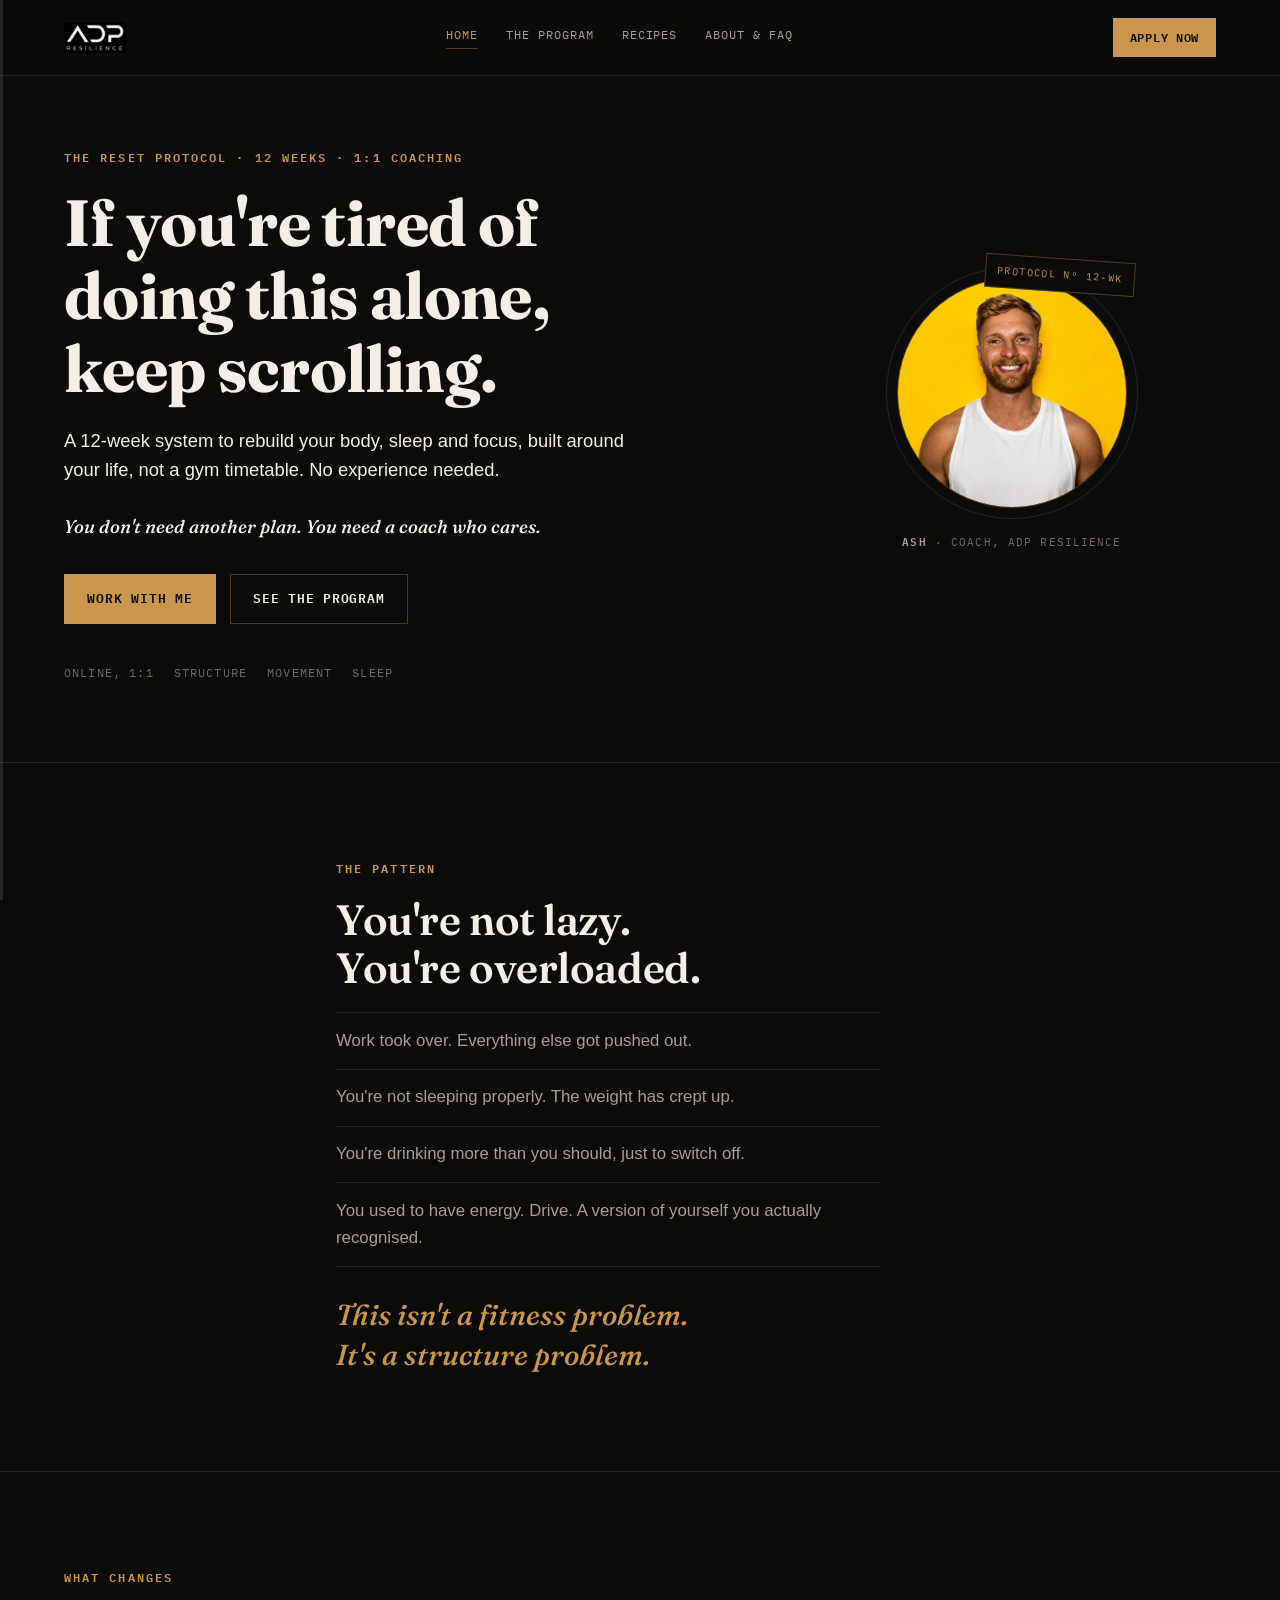
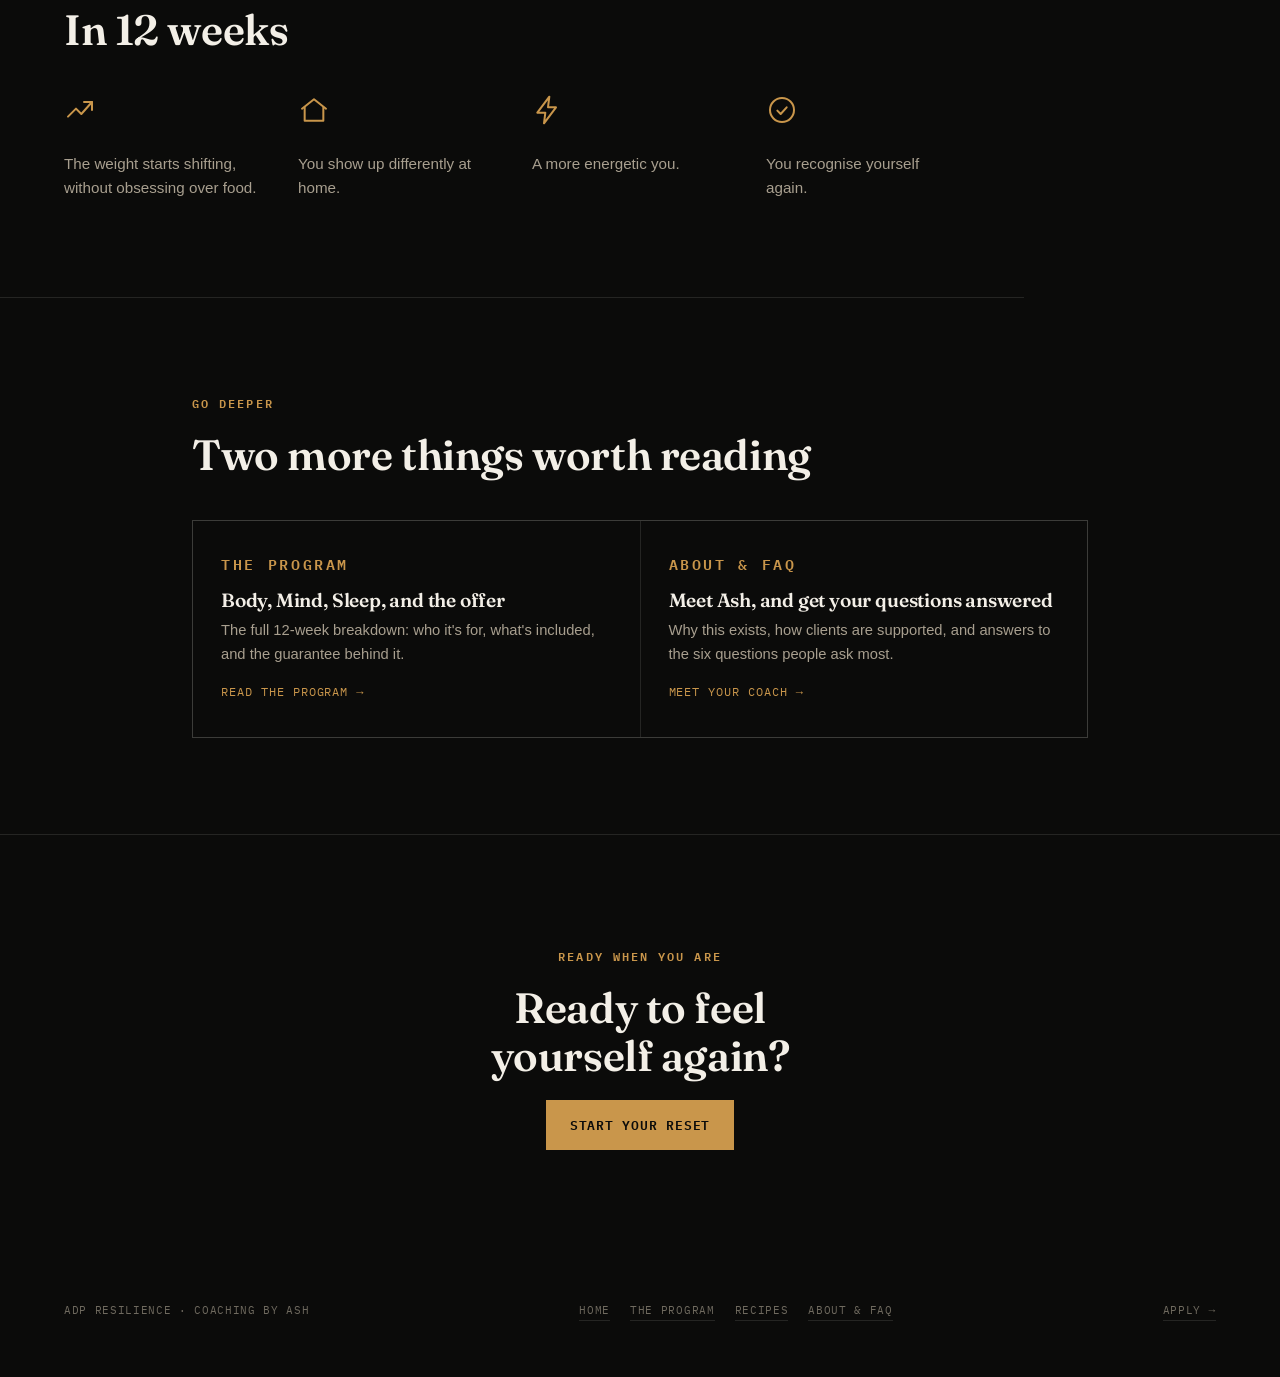
<file: index.html>
<!doctype html>
<html lang="en">
<head>
<meta charset="utf-8">
<meta name="viewport" content="width=device-width, initial-scale=1">
<title>The Reset Protocol | ADP Resilience</title>
<meta name="description" content="A 12-week 1:1 coaching protocol for rebuilding your body, sleep and focus, built around your life, not a gym timetable.">
<link rel="icon" type="image/svg+xml" href="assets/favicon.svg">
<link rel="stylesheet" href="assets/style.css?v=5">
</head>
<body>

<div id="rail" aria-hidden="true"><div id="rail-fill"></div></div>

<header class="nav">
  <a class="wordmark" href="index.html"><img src="assets/images/adp-logo.png" alt="ADP Resilience"></a>
  <nav class="nav-links" id="nav-links">
    <a href="index.html" aria-current="page">Home</a>
    <a href="program.html">The Program</a>
    <a href="recipes.html">Recipes</a>
    <a href="about.html">About &amp; FAQ</a>
  </nav>
  <div class="nav-actions">
    <a class="btn btn-solid btn-small" href="https://elemental-case-751.notion.site/449fcb160bcc4b3e9f7b949beee46282?pvs=105" target="_blank" rel="noopener">Apply Now</a>
    <button class="nav-toggle" type="button" aria-label="Menu" aria-expanded="false" aria-controls="nav-links">
      <svg class="icon-menu" viewBox="0 0 24 24" fill="none" stroke="currentColor" stroke-width="1.5"><path d="M3 6h18M3 12h18M3 18h18" stroke-linecap="round"/></svg>
      <svg class="icon-close" viewBox="0 0 24 24" fill="none" stroke="currentColor" stroke-width="1.5"><path d="M5 5l14 14M19 5L5 19" stroke-linecap="round"/></svg>
    </button>
  </div>
</header>

<main>

  <section class="hero">
    <div class="hero-grid">
      <div>
        <p class="eyebrow">The Reset Protocol · 12 Weeks · 1:1 Coaching</p>
        <h1>If you're tired of doing this alone, keep&nbsp;scrolling.</h1>
        <p class="lede">A 12-week system to rebuild your body, sleep and focus, built around your life, not a gym timetable. No experience needed.</p>
        <p class="close-line">You don't need another plan. You need a coach who cares.</p>
        <div class="cta-row">
          <a class="btn btn-solid" href="https://elemental-case-751.notion.site/449fcb160bcc4b3e9f7b949beee46282?pvs=105" target="_blank" rel="noopener">Work with me</a>
          <a class="btn btn-ghost" href="program.html">See the program</a>
        </div>
        <div class="hero-meta">
          <span>Online, 1:1</span>
          <span>Structure</span>
          <span>Movement</span>
          <span>Sleep</span>
        </div>
      </div>
      <div class="hero-portrait">
        <div class="stamp">Protocol Nº 12-WK</div>
        <div class="portrait-frame"><img src="assets/images/ash.jpg" alt="Ash, coach and founder of ADP Resilience, smiling"></div>
        <p class="portrait-cap"><strong>Ash</strong> · Coach, ADP Resilience</p>
      </div>
    </div>
  </section>

  <section class="section" id="problem">
    <div class="section-inner">
      <p class="eyebrow">The Pattern</p>
      <h2>You're not lazy.<br>You're overloaded.</h2>
      <ul class="line-list">
        <li>Work took over. Everything else got pushed out.</li>
        <li>You're not sleeping properly. The weight has crept up.</li>
        <li>You're drinking more than you should, just to switch off.</li>
        <li>You used to have energy. Drive. A version of yourself you actually recognised.</li>
      </ul>
      <p class="pull">This isn't a fitness problem.<br>It's a structure problem.</p>
    </div>
  </section>

  <section class="section wide" id="outcomes">
    <div class="section-inner wide">
      <p class="eyebrow">What Changes</p>
      <h2>In 12 weeks</h2>
      <div class="outcomes">
        <div class="outcome">
          <svg class="outcome-icon" viewBox="0 0 24 24" fill="none" stroke="currentColor" stroke-width="1.5"><path d="M3 17l6-6 4 4 8-9" stroke-linecap="round" stroke-linejoin="round"/><path d="M15 6h6v6" stroke-linecap="round" stroke-linejoin="round"/></svg>
          <p>The weight starts shifting, without obsessing over food.</p>
        </div>
        <div class="outcome">
          <svg class="outcome-icon" viewBox="0 0 24 24" fill="none" stroke="currentColor" stroke-width="1.5"><path d="M3 11l9-7 9 7" stroke-linecap="round" stroke-linejoin="round"/><path d="M5 10v10h14V10" stroke-linecap="round" stroke-linejoin="round"/></svg>
          <p>You show up differently at home.</p>
        </div>
        <div class="outcome">
          <svg class="outcome-icon" viewBox="0 0 24 24" fill="none" stroke="currentColor" stroke-width="1.5"><path d="M13 2L4 14h6l-1 8 9-12h-6l1-8z" stroke-linecap="round" stroke-linejoin="round"/></svg>
          <p>A more energetic you.</p>
        </div>
        <div class="outcome">
          <svg class="outcome-icon" viewBox="0 0 24 24" fill="none" stroke="currentColor" stroke-width="1.5"><circle cx="12" cy="12" r="9"/><path d="M8.5 12.5l2.5 2.5 4.5-5" stroke-linecap="round" stroke-linejoin="round"/></svg>
          <p>You recognise yourself again.</p>
        </div>
      </div>
    </div>
  </section>

  <section class="section" id="more">
    <div class="section-inner" style="max-width:56rem">
      <p class="eyebrow">Go Deeper</p>
      <h2>Two more things worth reading</h2>
      <div class="link-strip">
        <a class="link-card" href="program.html">
          <p class="eyebrow">The Program</p>
          <h3>Body, Mind, Sleep, and the offer</h3>
          <p>The full 12-week breakdown: who it's for, what's included, and the guarantee behind it.</p>
          <span class="arrow">Read the program →</span>
        </a>
        <a class="link-card" href="about.html">
          <p class="eyebrow">About &amp; FAQ</p>
          <h3>Meet Ash, and get your questions answered</h3>
          <p>Why this exists, how clients are supported, and answers to the six questions people ask most.</p>
          <span class="arrow">Meet your coach →</span>
        </a>
      </div>
    </div>
  </section>

  <section class="section final" id="apply">
    <div class="section-inner">
      <p class="eyebrow" style="justify-content:center">Ready When You Are</p>
      <h2>Ready to feel yourself again?</h2>
      <div class="cta-row">
        <a class="btn btn-solid" href="https://elemental-case-751.notion.site/449fcb160bcc4b3e9f7b949beee46282?pvs=105" target="_blank" rel="noopener">Start your reset</a>
      </div>
    </div>
  </section>

</main>

<footer>
  <span>ADP Resilience · Coaching by Ash</span>
  <nav>
    <a href="index.html">Home</a>
    <a href="program.html">The Program</a>
    <a href="recipes.html">Recipes</a>
    <a href="about.html">About &amp; FAQ</a>
  </nav>
  <a href="https://elemental-case-751.notion.site/449fcb160bcc4b3e9f7b949beee46282?pvs=105" target="_blank" rel="noopener">Apply →</a>
</footer>

<script src="assets/script.js?v=3"></script>
</body>
</html>
</file>
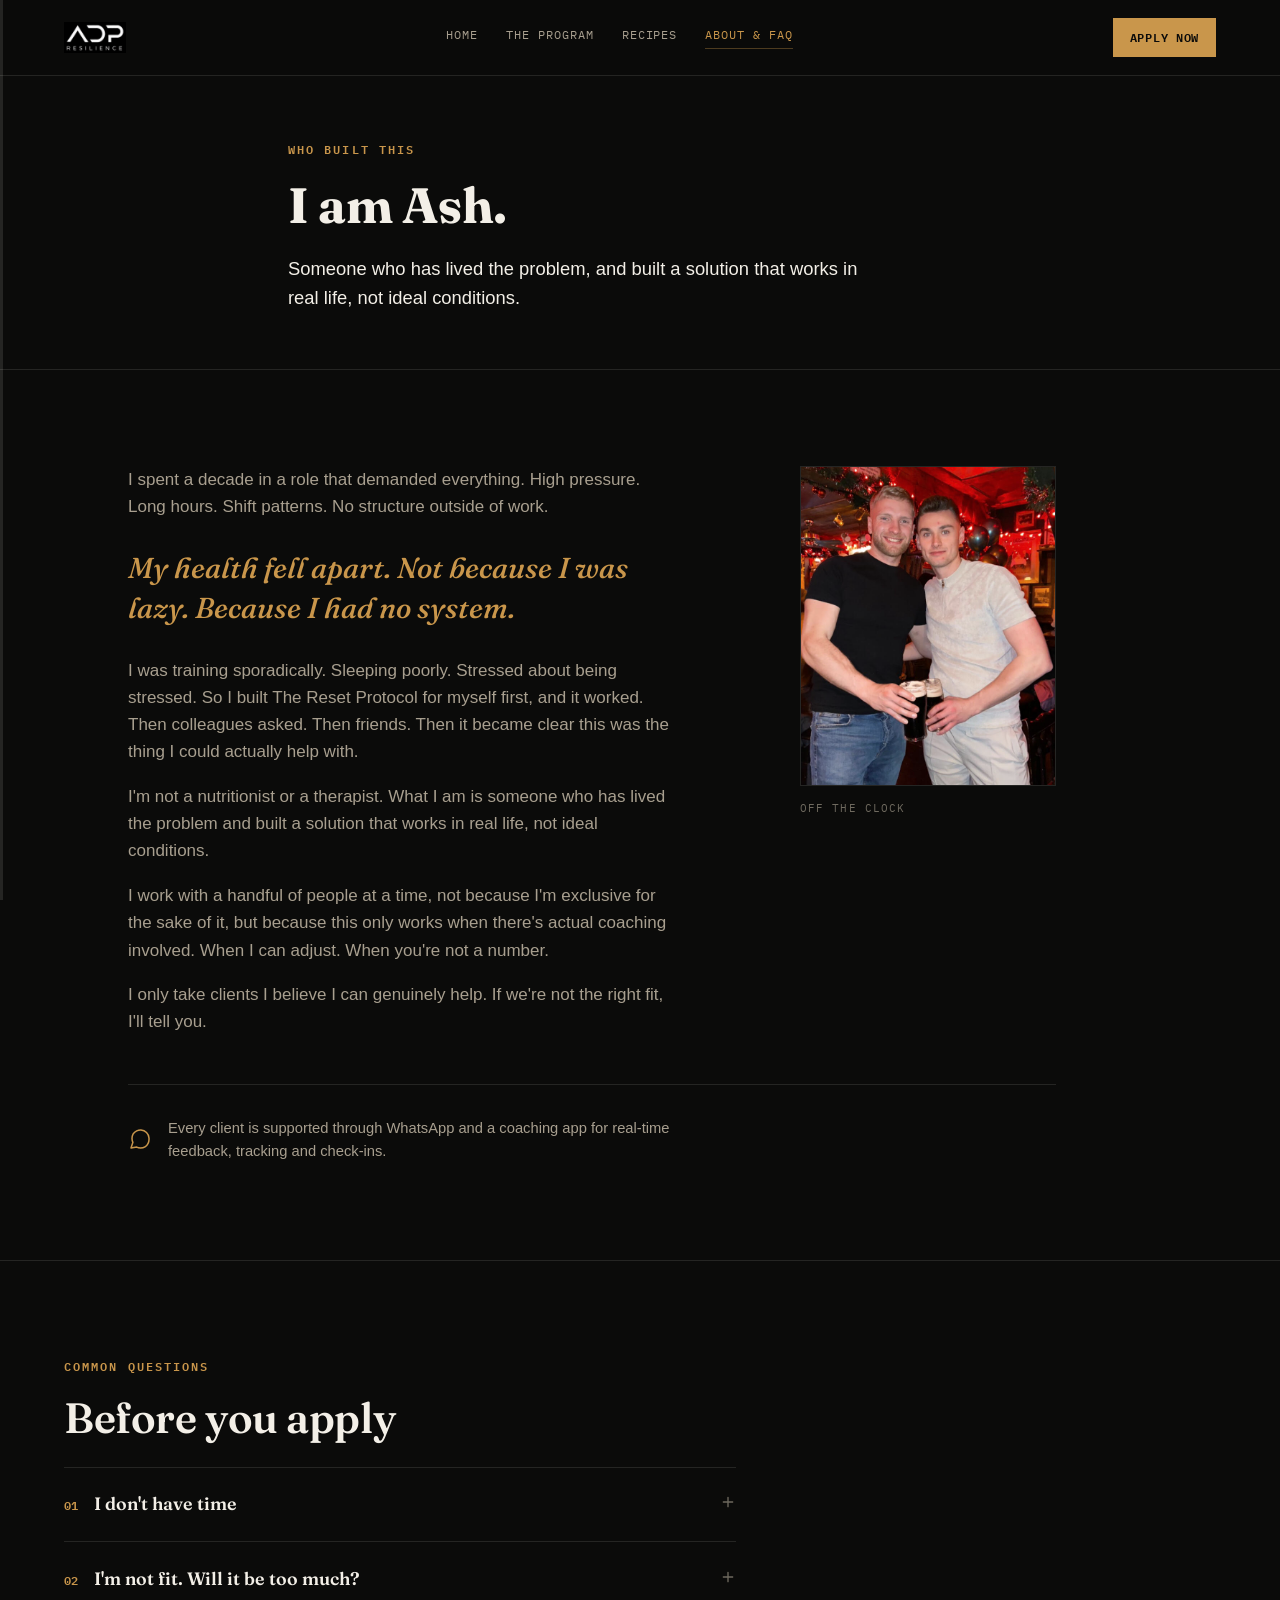
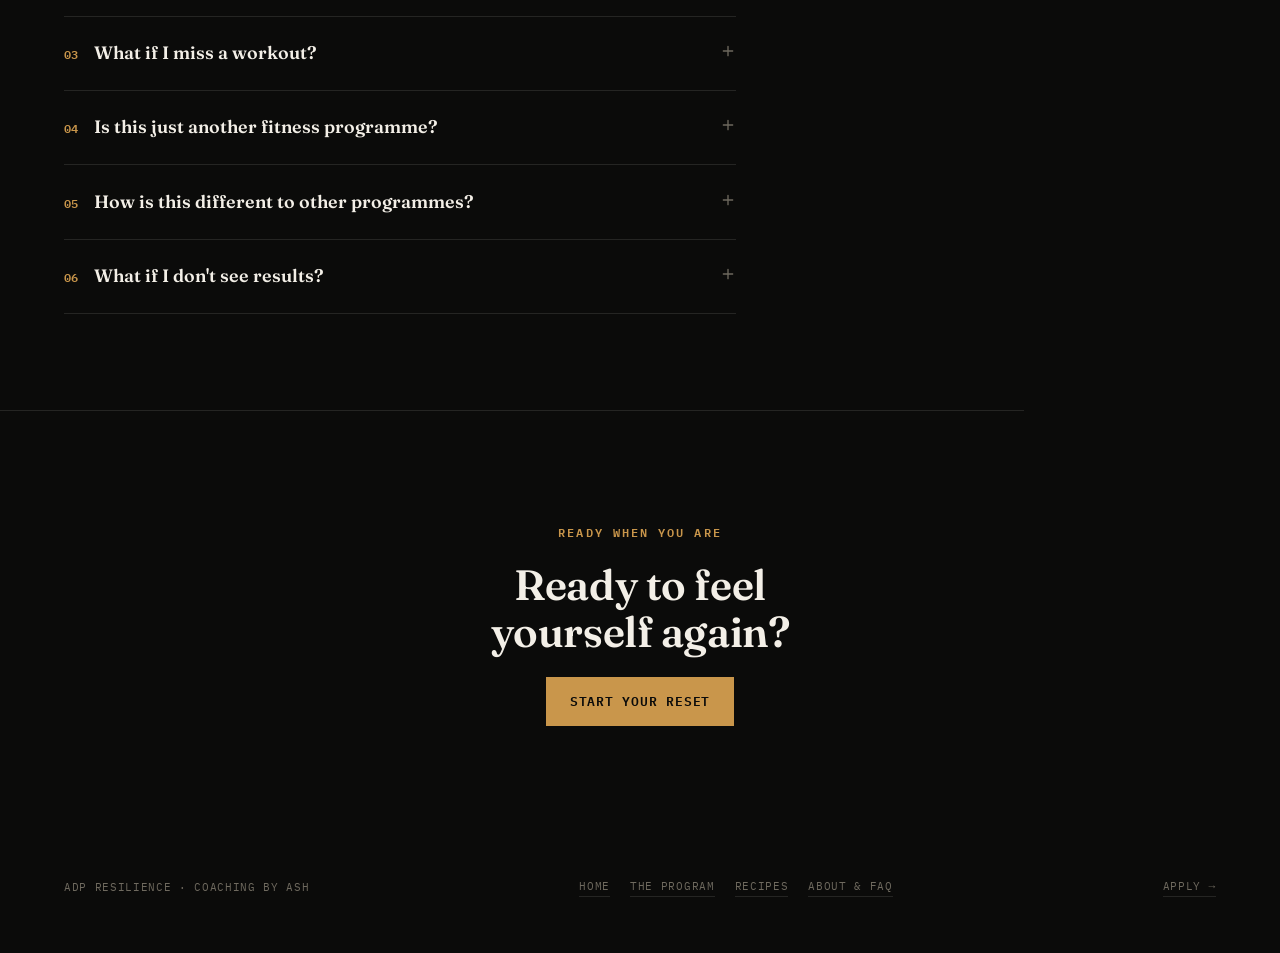
<file: about.html>
<!doctype html>
<html lang="en">
<head>
<meta charset="utf-8">
<meta name="viewport" content="width=device-width, initial-scale=1">
<title>About &amp; FAQ | ADP Resilience</title>
<meta name="description" content="Why Ash built The Reset Protocol, how clients are supported, and answers to the questions people ask before applying.">
<link rel="icon" type="image/svg+xml" href="assets/favicon.svg">
<link rel="stylesheet" href="assets/style.css?v=5">
</head>
<body>

<div id="rail" aria-hidden="true"><div id="rail-fill"></div></div>

<header class="nav">
  <a class="wordmark" href="index.html"><img src="assets/images/adp-logo.png" alt="ADP Resilience"></a>
  <nav class="nav-links" id="nav-links">
    <a href="index.html">Home</a>
    <a href="program.html">The Program</a>
    <a href="recipes.html">Recipes</a>
    <a href="about.html" aria-current="page">About &amp; FAQ</a>
  </nav>
  <div class="nav-actions">
    <a class="btn btn-solid btn-small" href="https://elemental-case-751.notion.site/449fcb160bcc4b3e9f7b949beee46282?pvs=105" target="_blank" rel="noopener">Apply Now</a>
    <button class="nav-toggle" type="button" aria-label="Menu" aria-expanded="false" aria-controls="nav-links">
      <svg class="icon-menu" viewBox="0 0 24 24" fill="none" stroke="currentColor" stroke-width="1.5"><path d="M3 6h18M3 12h18M3 18h18" stroke-linecap="round"/></svg>
      <svg class="icon-close" viewBox="0 0 24 24" fill="none" stroke="currentColor" stroke-width="1.5"><path d="M5 5l14 14M19 5L5 19" stroke-linecap="round"/></svg>
    </button>
  </div>
</header>

<main>

  <section class="page-head">
    <div class="section-inner">
      <p class="eyebrow">Who Built This</p>
      <h1>I am Ash.</h1>
      <p class="lede">Someone who has lived the problem, and built a solution that works in real life, not ideal conditions.</p>
    </div>
  </section>

  <section class="section" id="about">
    <div class="section-inner wide">
      <div class="about-grid">
        <div>
          <p>I spent a decade in a role that demanded everything. High pressure. Long hours. Shift patterns. No structure outside of work.</p>
          <p class="pull">My health fell apart. Not because I was lazy. Because I had no system.</p>
          <p>I was training sporadically. Sleeping poorly. Stressed about being stressed. So I built The Reset Protocol for myself first, and it worked. Then colleagues asked. Then friends. Then it became clear this was the thing I could actually help with.</p>
          <p>I'm not a nutritionist or a therapist. What I am is someone who has lived the problem and built a solution that works in real life, not ideal conditions.</p>
          <p>I work with a handful of people at a time, not because I'm exclusive for the sake of it, but because this only works when there's actual coaching involved. When I can adjust. When you're not a number.</p>
          <p>I only take clients I believe I can genuinely help. If we're not the right fit, I'll tell you.</p>
        </div>
        <div>
          <div class="about-photo"><img src="assets/images/ash-pub.jpg" alt="Ash off the clock, with a friend"></div>
          <p class="about-photo-cap">Off the clock</p>
        </div>
      </div>

      <div class="support-strip">
        <svg viewBox="0 0 24 24" fill="none" stroke="currentColor" stroke-width="1.5"><path d="M21 11.5a8.38 8.38 0 01-.9 3.8 8.5 8.5 0 01-7.6 4.7 8.38 8.38 0 01-3.8-.9L3 20l1.9-5.7a8.38 8.38 0 01-.9-3.8 8.5 8.5 0 014.7-7.6 8.38 8.38 0 013.8-.9h.5a8.48 8.48 0 018 8v.5z" stroke-linecap="round" stroke-linejoin="round"/></svg>
        <p>Every client is supported through WhatsApp and a coaching app for real-time feedback, tracking and check-ins.</p>
      </div>
    </div>
  </section>

  <section class="section wide" id="faq">
    <div class="section-inner wide">
      <p class="eyebrow">Common Questions</p>
      <h2>Before you apply</h2>
      <div class="faq">
        <details>
          <summary><span class="q-no">01</span><span>I don't have time</span><svg class="chev" viewBox="0 0 24 24" fill="none" stroke="currentColor" stroke-width="2"><path d="M12 5v14M5 12h14" stroke-linecap="round"/></svg></summary>
          <p class="a">Most people find they have more time because they're sleeping better and wasting less energy on scattered thinking.</p>
        </details>
        <details>
          <summary><span class="q-no">02</span><span>I'm not fit. Will it be too much?</span><svg class="chev" viewBox="0 0 24 24" fill="none" stroke="currentColor" stroke-width="2"><path d="M12 5v14M5 12h14" stroke-linecap="round"/></svg></summary>
          <p class="a">The Reset Protocol scales to you. If you haven't trained in years, we start there. You progress at your pace.</p>
        </details>
        <details>
          <summary><span class="q-no">03</span><span>What if I miss a workout?</span><svg class="chev" viewBox="0 0 24 24" fill="none" stroke="currentColor" stroke-width="2"><path d="M12 5v14M5 12h14" stroke-linecap="round"/></svg></summary>
          <p class="a">You'll miss things. Everyone does. One missed session doesn't restart the clock. Consistency over perfection. We adjust and keep moving.</p>
        </details>
        <details>
          <summary><span class="q-no">04</span><span>Is this just another fitness programme?</span><svg class="chev" viewBox="0 0 24 24" fill="none" stroke="currentColor" stroke-width="2"><path d="M12 5v14M5 12h14" stroke-linecap="round"/></svg></summary>
          <p class="a">No. This is a system for how you live. Movement is part of it. Sleep structure is part of it. Stress management is part of it. It's about function.</p>
        </details>
        <details>
          <summary><span class="q-no">05</span><span>How is this different to other programmes?</span><svg class="chev" viewBox="0 0 24 24" fill="none" stroke="currentColor" stroke-width="2"><path d="M12 5v14M5 12h14" stroke-linecap="round"/></svg></summary>
          <p class="a">You're not following a generic template. You're working with someone who adjusts it to your life, your schedule, your actual situation. The coaching is the difference.</p>
        </details>
        <details>
          <summary><span class="q-no">06</span><span>What if I don't see results?</span><svg class="chev" viewBox="0 0 24 24" fill="none" stroke="currentColor" stroke-width="2"><path d="M12 5v14M5 12h14" stroke-linecap="round"/></svg></summary>
          <p class="a">You will. You're working with a coach who has the knowledge, and who cares.</p>
        </details>
      </div>
    </div>
  </section>

  <section class="section final" id="apply">
    <div class="section-inner">
      <p class="eyebrow" style="justify-content:center">Ready When You Are</p>
      <h2>Ready to feel yourself again?</h2>
      <div class="cta-row">
        <a class="btn btn-solid" href="https://elemental-case-751.notion.site/449fcb160bcc4b3e9f7b949beee46282?pvs=105" target="_blank" rel="noopener">Start your reset</a>
      </div>
    </div>
  </section>

</main>

<footer>
  <span>ADP Resilience · Coaching by Ash</span>
  <nav>
    <a href="index.html">Home</a>
    <a href="program.html">The Program</a>
    <a href="recipes.html">Recipes</a>
    <a href="about.html">About &amp; FAQ</a>
  </nav>
  <a href="https://elemental-case-751.notion.site/449fcb160bcc4b3e9f7b949beee46282?pvs=105" target="_blank" rel="noopener">Apply →</a>
</footer>

<script src="assets/script.js?v=3"></script>
</body>
</html>
</file>
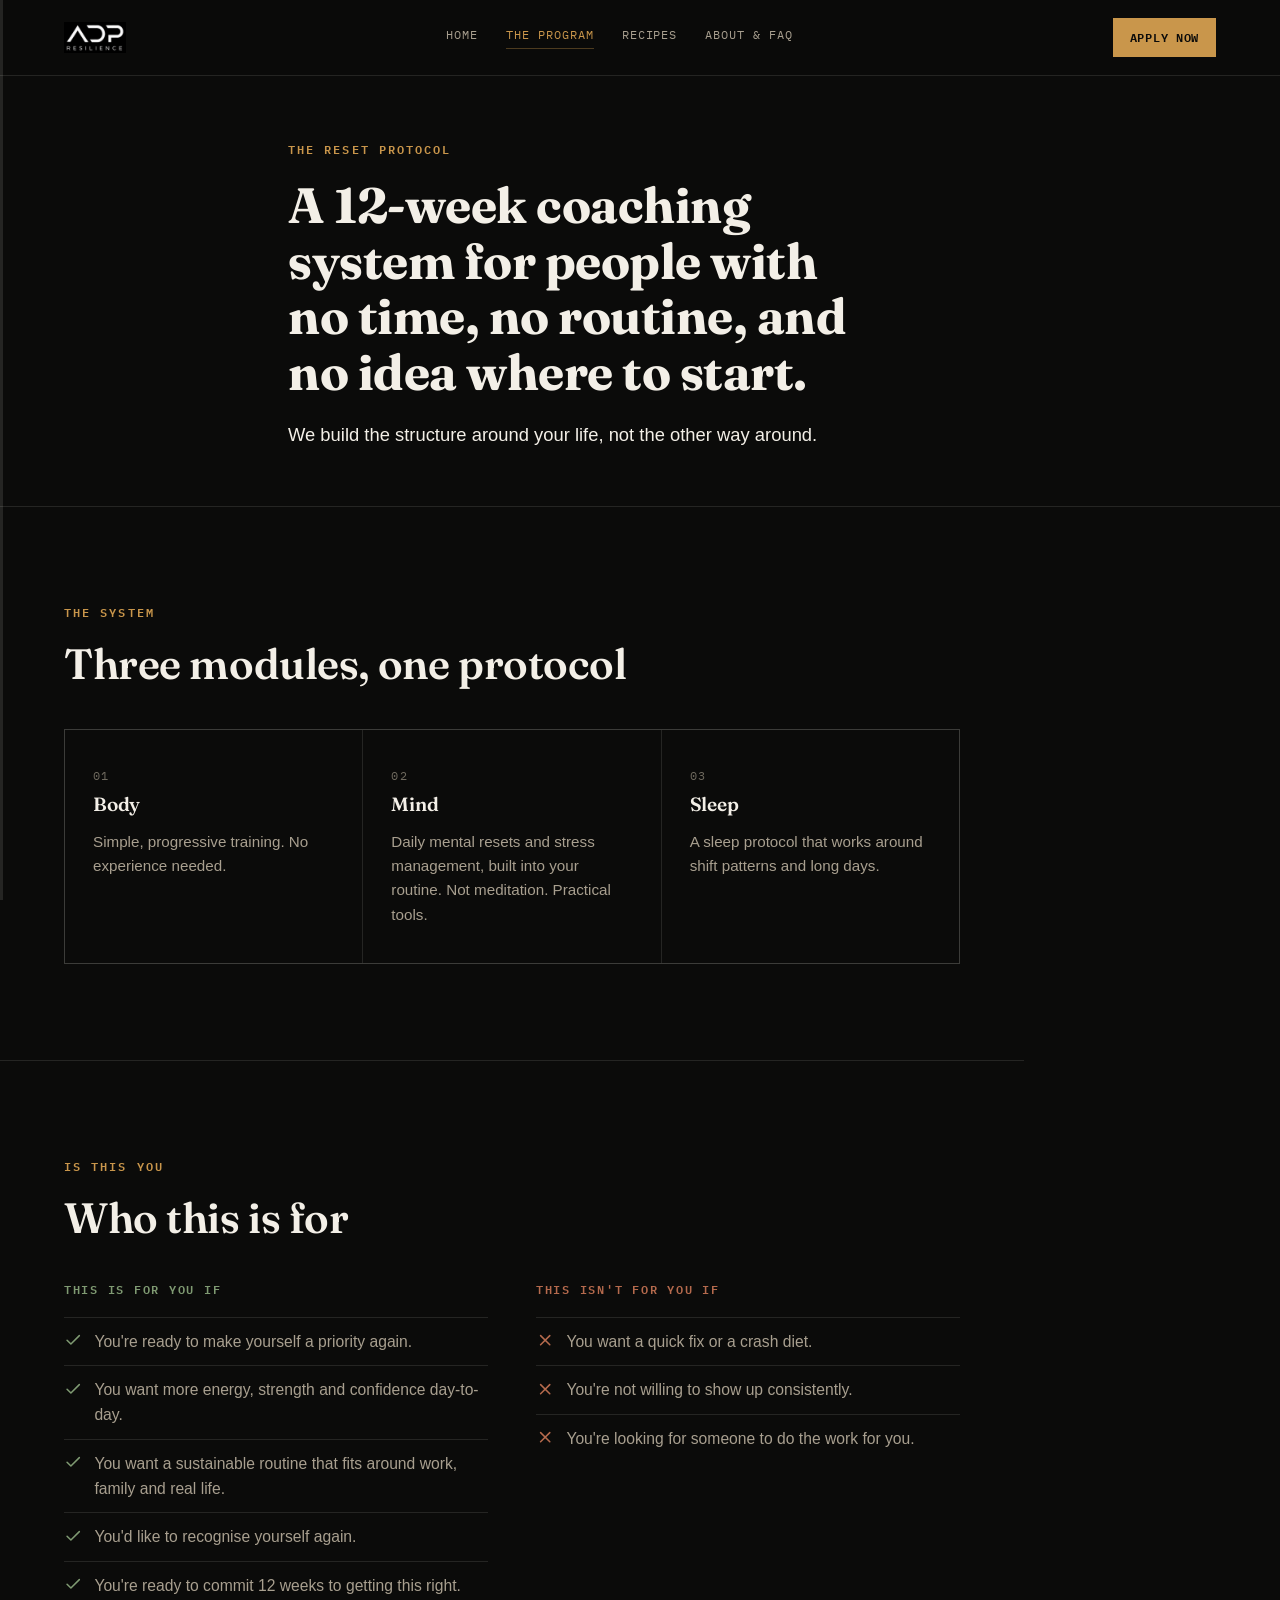
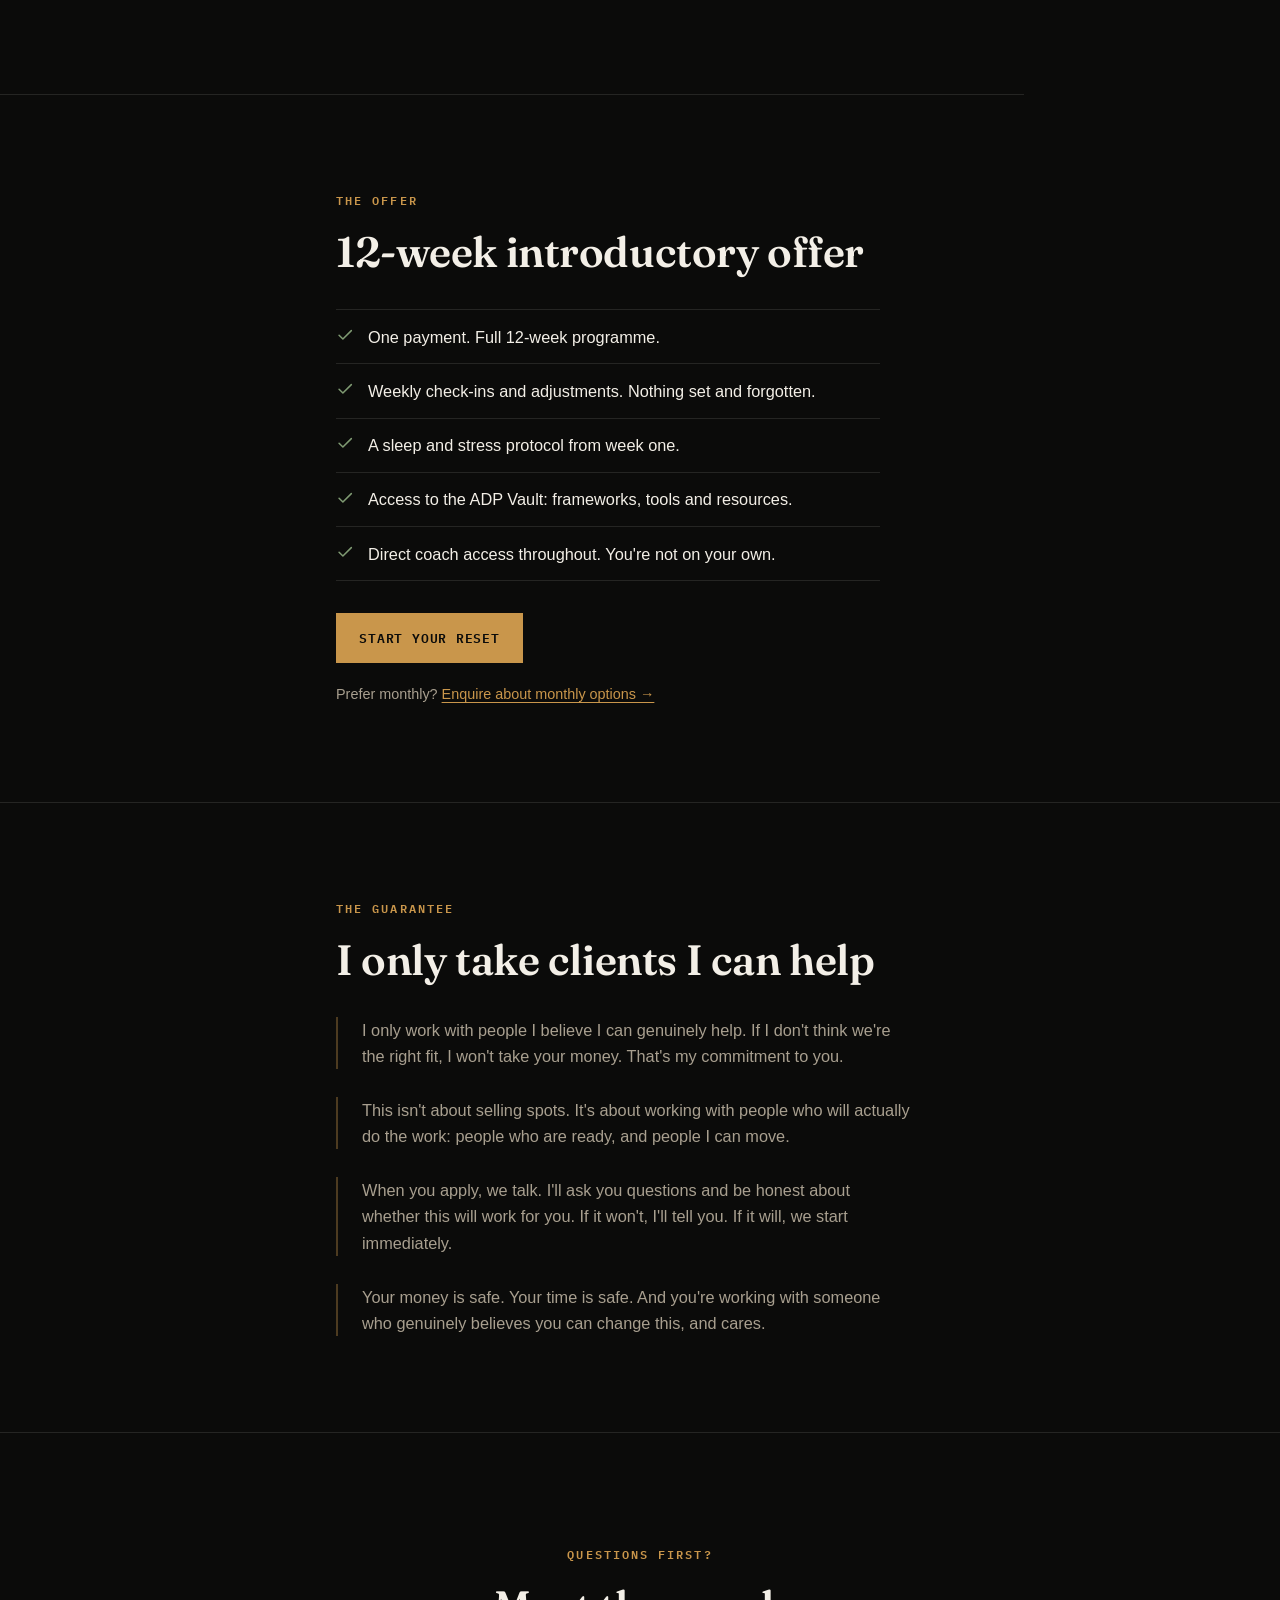
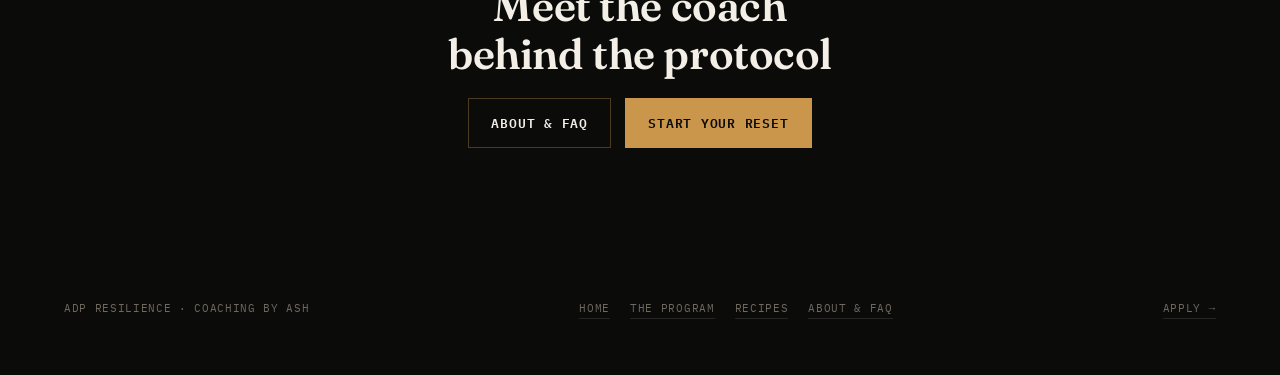
<file: program.html>
<!doctype html>
<html lang="en">
<head>
<meta charset="utf-8">
<meta name="viewport" content="width=device-width, initial-scale=1">
<title>The Program | ADP Resilience</title>
<meta name="description" content="The full 12-week breakdown: Body, Mind and Sleep modules, who it's for, what's included, and the guarantee behind The Reset Protocol.">
<link rel="icon" type="image/svg+xml" href="assets/favicon.svg">
<link rel="stylesheet" href="assets/style.css?v=5">
</head>
<body>

<div id="rail" aria-hidden="true"><div id="rail-fill"></div></div>

<header class="nav">
  <a class="wordmark" href="index.html"><img src="assets/images/adp-logo.png" alt="ADP Resilience"></a>
  <nav class="nav-links" id="nav-links">
    <a href="index.html">Home</a>
    <a href="program.html" aria-current="page">The Program</a>
    <a href="recipes.html">Recipes</a>
    <a href="about.html">About &amp; FAQ</a>
  </nav>
  <div class="nav-actions">
    <a class="btn btn-solid btn-small" href="https://elemental-case-751.notion.site/449fcb160bcc4b3e9f7b949beee46282?pvs=105" target="_blank" rel="noopener">Apply Now</a>
    <button class="nav-toggle" type="button" aria-label="Menu" aria-expanded="false" aria-controls="nav-links">
      <svg class="icon-menu" viewBox="0 0 24 24" fill="none" stroke="currentColor" stroke-width="1.5"><path d="M3 6h18M3 12h18M3 18h18" stroke-linecap="round"/></svg>
      <svg class="icon-close" viewBox="0 0 24 24" fill="none" stroke="currentColor" stroke-width="1.5"><path d="M5 5l14 14M19 5L5 19" stroke-linecap="round"/></svg>
    </button>
  </div>
</header>

<main>

  <section class="page-head">
    <div class="section-inner">
      <p class="eyebrow">The Reset Protocol</p>
      <h1>A 12-week coaching system for people with no time, no routine, and no idea where to start.</h1>
      <p class="lede">We build the structure around your life, not the other way around.</p>
    </div>
  </section>

  <section class="section wide" id="system">
    <div class="section-inner wide">
      <p class="eyebrow">The System</p>
      <h2>Three modules, one protocol</h2>
      <div class="modules">
        <div class="module">
          <div class="module-no">01</div>
          <h3>Body</h3>
          <p>Simple, progressive training. No experience needed.</p>
        </div>
        <div class="module">
          <div class="module-no">02</div>
          <h3>Mind</h3>
          <p>Daily mental resets and stress management, built into your routine. Not meditation. Practical tools.</p>
        </div>
        <div class="module">
          <div class="module-no">03</div>
          <h3>Sleep</h3>
          <p>A sleep protocol that works around shift patterns and long days.</p>
        </div>
      </div>
    </div>
  </section>

  <section class="section wide" id="eligibility">
    <div class="section-inner wide">
      <p class="eyebrow">Is This You</p>
      <h2>Who this is for</h2>
      <div class="elig-grid">
        <div class="elig fit">
          <h3>This is for you if</h3>
          <ul class="mark-list">
            <li><svg class="mark good" viewBox="0 0 24 24" fill="none" stroke="currentColor" stroke-width="2"><path d="M4 12l5 5L20 6" stroke-linecap="round" stroke-linejoin="round"/></svg>You're ready to make yourself a priority again.</li>
            <li><svg class="mark good" viewBox="0 0 24 24" fill="none" stroke="currentColor" stroke-width="2"><path d="M4 12l5 5L20 6" stroke-linecap="round" stroke-linejoin="round"/></svg>You want more energy, strength and confidence day-to-day.</li>
            <li><svg class="mark good" viewBox="0 0 24 24" fill="none" stroke="currentColor" stroke-width="2"><path d="M4 12l5 5L20 6" stroke-linecap="round" stroke-linejoin="round"/></svg>You want a sustainable routine that fits around work, family and real life.</li>
            <li><svg class="mark good" viewBox="0 0 24 24" fill="none" stroke="currentColor" stroke-width="2"><path d="M4 12l5 5L20 6" stroke-linecap="round" stroke-linejoin="round"/></svg>You'd like to recognise yourself again.</li>
            <li><svg class="mark good" viewBox="0 0 24 24" fill="none" stroke="currentColor" stroke-width="2"><path d="M4 12l5 5L20 6" stroke-linecap="round" stroke-linejoin="round"/></svg>You're ready to commit 12 weeks to getting this right.</li>
          </ul>
        </div>
        <div class="elig notfit">
          <h3>This isn't for you if</h3>
          <ul class="mark-list">
            <li><svg class="mark bad" viewBox="0 0 24 24" fill="none" stroke="currentColor" stroke-width="2"><path d="M6 6l12 12M18 6L6 18" stroke-linecap="round"/></svg>You want a quick fix or a crash diet.</li>
            <li><svg class="mark bad" viewBox="0 0 24 24" fill="none" stroke="currentColor" stroke-width="2"><path d="M6 6l12 12M18 6L6 18" stroke-linecap="round"/></svg>You're not willing to show up consistently.</li>
            <li><svg class="mark bad" viewBox="0 0 24 24" fill="none" stroke="currentColor" stroke-width="2"><path d="M6 6l12 12M18 6L6 18" stroke-linecap="round"/></svg>You're looking for someone to do the work for you.</li>
          </ul>
        </div>
      </div>
    </div>
  </section>

  <section class="section" id="offer">
    <div class="section-inner">
      <p class="eyebrow">The Offer</p>
      <h2>12-week introductory offer</h2>
      <ul class="offer-list">
        <li><svg class="mark good" viewBox="0 0 24 24" fill="none" stroke="currentColor" stroke-width="2"><path d="M4 12l5 5L20 6" stroke-linecap="round" stroke-linejoin="round"/></svg>One payment. Full 12-week programme.</li>
        <li><svg class="mark good" viewBox="0 0 24 24" fill="none" stroke="currentColor" stroke-width="2"><path d="M4 12l5 5L20 6" stroke-linecap="round" stroke-linejoin="round"/></svg>Weekly check-ins and adjustments. Nothing set and forgotten.</li>
        <li><svg class="mark good" viewBox="0 0 24 24" fill="none" stroke="currentColor" stroke-width="2"><path d="M4 12l5 5L20 6" stroke-linecap="round" stroke-linejoin="round"/></svg>A sleep and stress protocol from week one.</li>
        <li><svg class="mark good" viewBox="0 0 24 24" fill="none" stroke="currentColor" stroke-width="2"><path d="M4 12l5 5L20 6" stroke-linecap="round" stroke-linejoin="round"/></svg>Access to the ADP Vault: frameworks, tools and resources.</li>
        <li><svg class="mark good" viewBox="0 0 24 24" fill="none" stroke="currentColor" stroke-width="2"><path d="M4 12l5 5L20 6" stroke-linecap="round" stroke-linejoin="round"/></svg>Direct coach access throughout. You're not on your own.</li>
      </ul>
      <div class="cta-row">
        <a class="btn btn-solid" href="https://elemental-case-751.notion.site/449fcb160bcc4b3e9f7b949beee46282?pvs=105" target="_blank" rel="noopener">Start your reset</a>
      </div>
      <p class="offer-note">Prefer monthly? <a href="https://elemental-case-751.notion.site/449fcb160bcc4b3e9f7b949beee46282?pvs=105" target="_blank" rel="noopener">Enquire about monthly options →</a></p>
    </div>
  </section>

  <section class="section" id="guarantee">
    <div class="section-inner">
      <p class="eyebrow">The Guarantee</p>
      <h2>I only take clients I can help</h2>
      <ul class="guarantee-list">
        <li><p>I only work with people I believe I can genuinely help. If I don't think we're the right fit, I won't take your money. That's my commitment to you.</p></li>
        <li><p>This isn't about selling spots. It's about working with people who will actually do the work: people who are ready, and people I can move.</p></li>
        <li><p>When you apply, we talk. I'll ask you questions and be honest about whether this will work for you. If it won't, I'll tell you. If it will, we start immediately.</p></li>
        <li><p>Your money is safe. Your time is safe. And you're working with someone who genuinely believes you can change this, and cares.</p></li>
      </ul>
    </div>
  </section>

  <section class="section final" id="apply-2">
    <div class="section-inner">
      <p class="eyebrow" style="justify-content:center">Questions First?</p>
      <h2>Meet the coach behind the protocol</h2>
      <div class="cta-row">
        <a class="btn btn-ghost" href="about.html">About &amp; FAQ</a>
        <a class="btn btn-solid" href="https://elemental-case-751.notion.site/449fcb160bcc4b3e9f7b949beee46282?pvs=105" target="_blank" rel="noopener">Start your reset</a>
      </div>
    </div>
  </section>

</main>

<footer>
  <span>ADP Resilience · Coaching by Ash</span>
  <nav>
    <a href="index.html">Home</a>
    <a href="program.html">The Program</a>
    <a href="recipes.html">Recipes</a>
    <a href="about.html">About &amp; FAQ</a>
  </nav>
  <a href="https://elemental-case-751.notion.site/449fcb160bcc4b3e9f7b949beee46282?pvs=105" target="_blank" rel="noopener">Apply →</a>
</footer>

<script src="assets/script.js?v=3"></script>
</body>
</html>
</file>
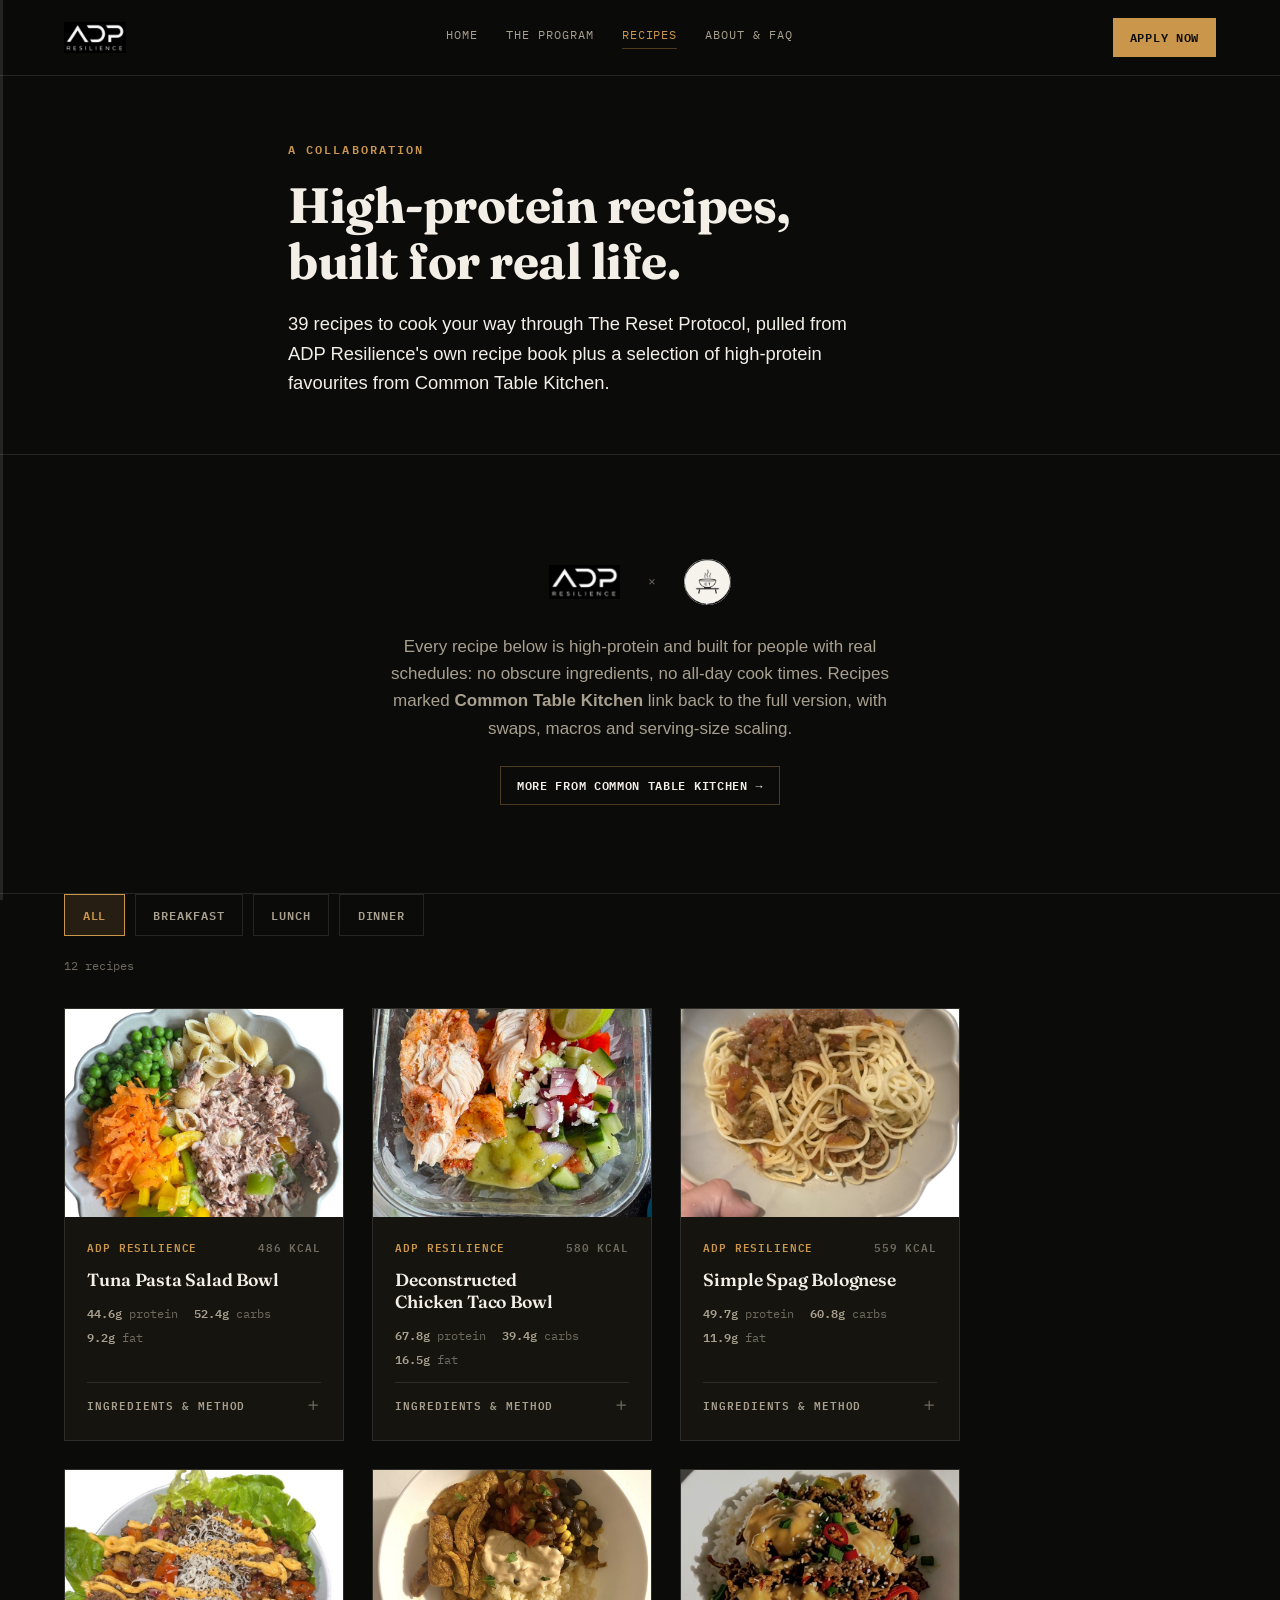
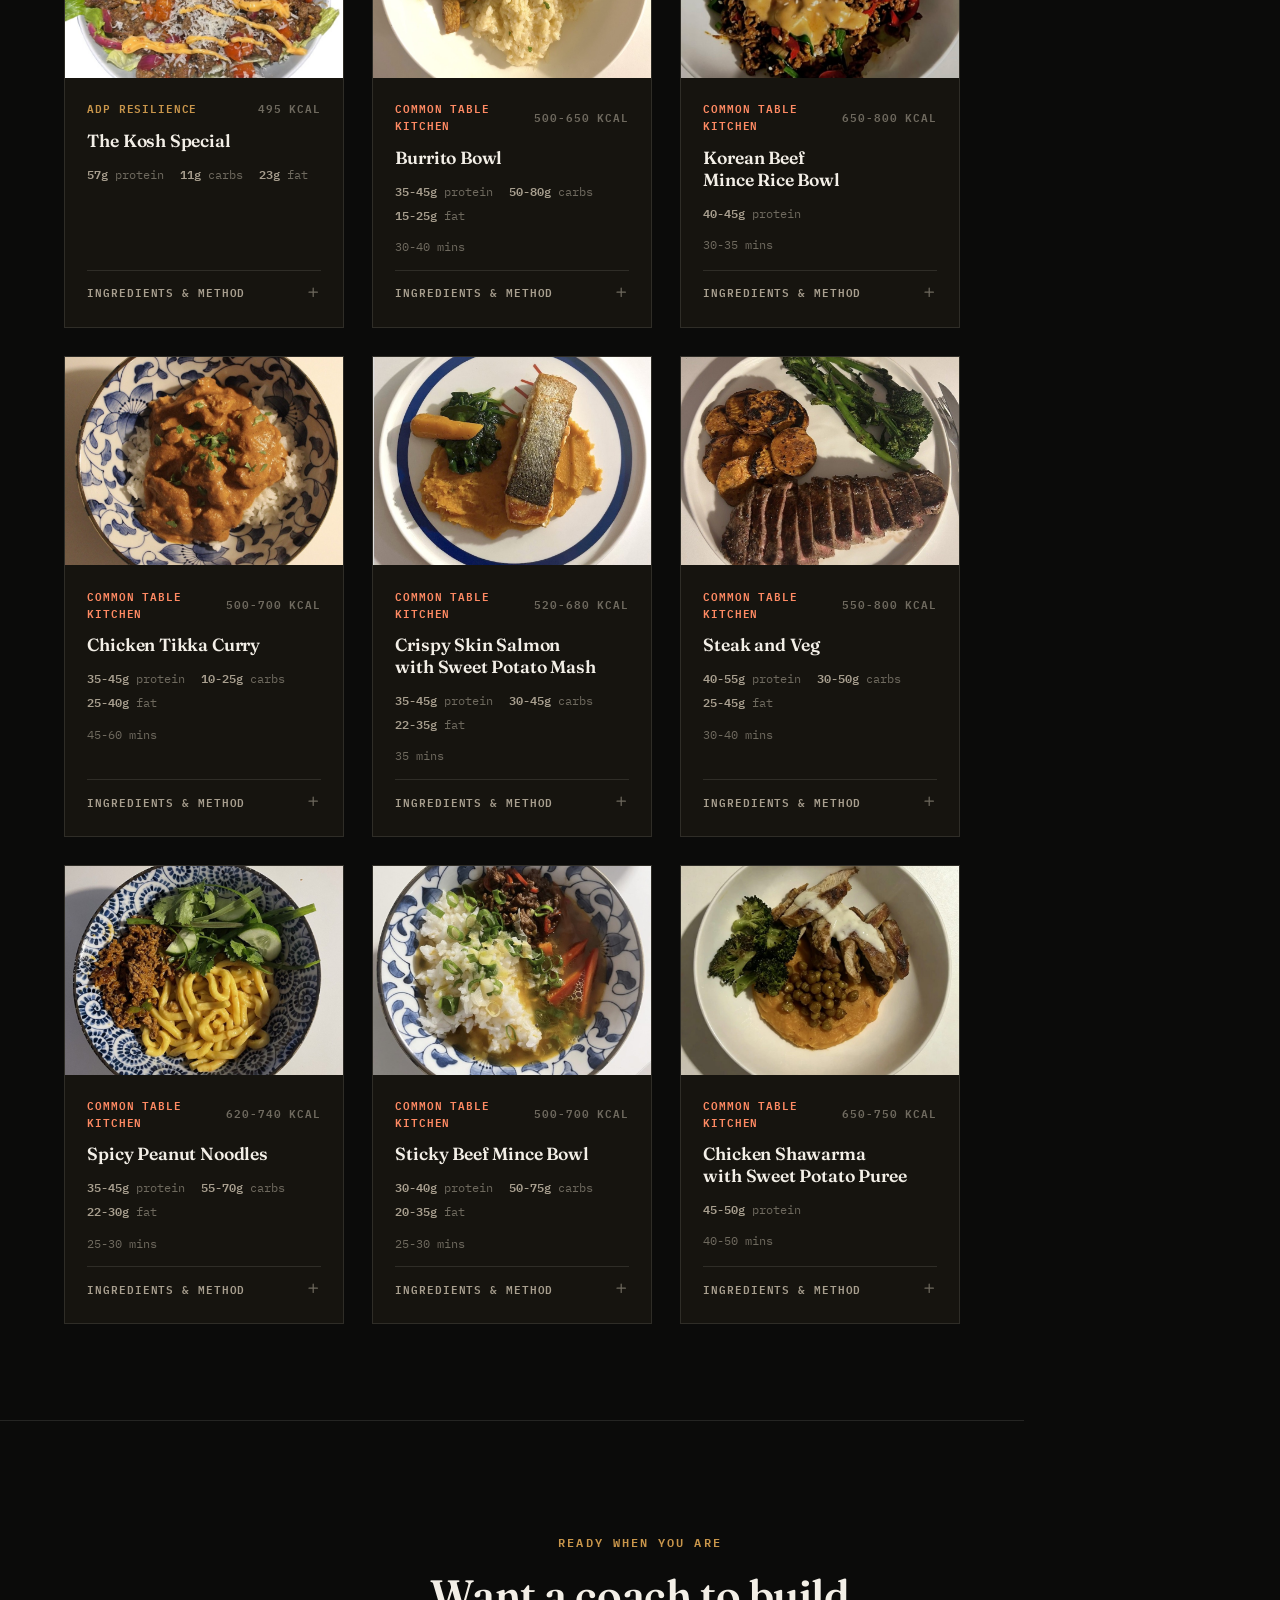
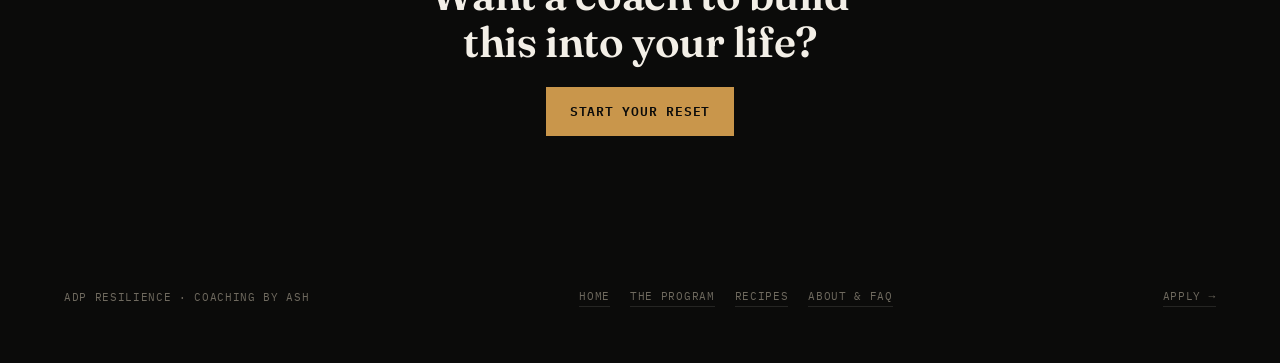
<file: recipes.html>
<!doctype html>
<html lang="en">
<head>
<meta charset="utf-8">
<meta name="viewport" content="width=device-width, initial-scale=1">
<title>High-Protein Recipes | ADP Resilience</title>
<meta name="description" content="39 high-protein recipes, built for real life, from ADP Resilience and Common Table Kitchen.">
<link rel="icon" type="image/svg+xml" href="assets/favicon.svg">
<link rel="stylesheet" href="assets/style.css?v=5">
</head>
<body>

<div id="rail" aria-hidden="true"><div id="rail-fill"></div></div>

<header class="nav">
  <a class="wordmark" href="index.html"><img src="assets/images/adp-logo.png" alt="ADP Resilience"></a>
  <nav class="nav-links" id="nav-links">
    <a href="index.html">Home</a>
    <a href="program.html">The Program</a>
    <a href="recipes.html" aria-current="page">Recipes</a>
    <a href="about.html">About &amp; FAQ</a>
  </nav>
  <div class="nav-actions">
    <a class="btn btn-solid btn-small" href="https://elemental-case-751.notion.site/449fcb160bcc4b3e9f7b949beee46282?pvs=105" target="_blank" rel="noopener">Apply Now</a>
    <button class="nav-toggle" type="button" aria-label="Menu" aria-expanded="false" aria-controls="nav-links">
      <svg class="icon-menu" viewBox="0 0 24 24" fill="none" stroke="currentColor" stroke-width="1.5"><path d="M3 6h18M3 12h18M3 18h18" stroke-linecap="round"/></svg>
      <svg class="icon-close" viewBox="0 0 24 24" fill="none" stroke="currentColor" stroke-width="1.5"><path d="M5 5l14 14M19 5L5 19" stroke-linecap="round"/></svg>
    </button>
  </div>
</header>

<main>

  <section class="page-head">
    <div class="section-inner">
      <p class="eyebrow">A Collaboration</p>
      <h1>High-protein recipes, built for real life.</h1>
      <p class="lede">39 recipes to cook your way through The Reset Protocol, pulled from ADP Resilience's own recipe book plus a selection of high-protein favourites from Common Table Kitchen.</p>
    </div>
  </section>

  <section class="section" id="collab" style="padding-bottom: 3rem;">
    <div class="section-inner" style="max-width: 40rem;">
      <div class="collab-header">
        <img class="adp-logo" src="assets/images/adp-logo.png" alt="ADP Resilience logo">
        <span class="collab-x">×</span>
        <img class="ct-logo" src="assets/images/common-table-logo.png" alt="Common Table Kitchen logo">
      </div>
      <p class="collab-note">Every recipe below is high-protein and built for people with real schedules: no obscure ingredients, no all-day cook times. Recipes marked <strong>Common Table Kitchen</strong> link back to the full version, with swaps, macros and serving-size scaling.</p>
      <div class="collab-link-row">
        <a class="btn btn-ghost btn-small" href="https://commontablekitchen.com.au/index.html" target="_blank" rel="noopener">More from Common Table Kitchen →</a>
      </div>
    </div>
  </section>

  <section class="section wide" id="recipes" style="padding-top: 0;">
    <div class="section-inner wide">
      <div class="recipe-filters" role="group" aria-label="Filter recipes by meal">
        <button type="button" class="recipe-filter active" data-filter="all">All</button>
        <button type="button" class="recipe-filter" data-filter="breakfast">Breakfast</button>
        <button type="button" class="recipe-filter" data-filter="lunch">Lunch</button>
        <button type="button" class="recipe-filter" data-filter="dinner">Dinner</button>
      </div>
      <p class="recipe-count" id="recipe-count"></p>
      <div class="recipe-grid" id="recipe-grid"></div>
    </div>
  </section>

  <section class="section final" id="apply">
    <div class="section-inner">
      <p class="eyebrow" style="justify-content:center">Ready When You Are</p>
      <h2>Want a coach to build this into your life?</h2>
      <div class="cta-row">
        <a class="btn btn-solid" href="https://elemental-case-751.notion.site/449fcb160bcc4b3e9f7b949beee46282?pvs=105" target="_blank" rel="noopener">Start your reset</a>
      </div>
    </div>
  </section>

</main>

<footer>
  <span>ADP Resilience · Coaching by Ash</span>
  <nav>
    <a href="index.html">Home</a>
    <a href="program.html">The Program</a>
    <a href="recipes.html">Recipes</a>
    <a href="about.html">About &amp; FAQ</a>
  </nav>
  <a href="https://elemental-case-751.notion.site/449fcb160bcc4b3e9f7b949beee46282?pvs=105" target="_blank" rel="noopener">Apply →</a>
</footer>

<script src="assets/script.js?v=3"></script>
<script src="assets/recipes-data.js?v=3"></script>
<script src="assets/recipes.js?v=2"></script>
</body>
</html>
</file>
<file: assets/style.css>
/* ADP Resilience — The Reset Protocol
   Shared stylesheet for index.html / program.html / about.html */

@font-face {
  font-family: 'Fraunces Var';
  font-style: normal;
  font-weight: 600 900;
  font-display: swap;
  src: url('fonts/fraunces-var.woff2') format('woff2');
}
@font-face {
  font-family: 'Fraunces Var';
  font-style: italic;
  font-weight: 500;
  font-display: swap;
  src: url('fonts/fraunces-500i.woff2') format('woff2');
}
@font-face {
  font-family: 'Plex Mono';
  font-style: normal;
  font-weight: 400;
  font-display: swap;
  src: url('fonts/plexmono-400.woff2') format('woff2');
}
@font-face {
  font-family: 'Plex Mono';
  font-style: normal;
  font-weight: 500;
  font-display: swap;
  src: url('fonts/plexmono-500.woff2') format('woff2');
}
@font-face {
  font-family: 'Plex Mono';
  font-style: normal;
  font-weight: 600;
  font-display: swap;
  src: url('fonts/plexmono-600.woff2') format('woff2');
}

:root{
  --bg: #0b0b0a;
  --bg-raised: #16140f;
  --ink: #f3efe7;
  --ink-soft: #a89f8f;
  --ink-faint: #6f6a5f;
  --accent: #c9964b;
  --accent-soft: rgba(201,150,75,0.14);
  --accent-line: rgba(201,150,75,0.35);
  --line: rgba(243,239,231,0.11);
  --good: #7f9a72;
  --bad: #b56a4d;

  --font-display: 'Fraunces Var', 'Iowan Old Style', Georgia, serif;
  --font-body: -apple-system, BlinkMacSystemFont, 'Segoe UI', 'Helvetica Neue', Arial, sans-serif;
  --font-mono: 'Plex Mono', ui-monospace, SFMono-Regular, Menlo, Consolas, monospace;

  --measure: 38rem;
  --edge: clamp(1.5rem, 5vw, 4.5rem);
}

*,*::before,*::after{ box-sizing: border-box; }
html{ scroll-behavior: smooth; }
@media (prefers-reduced-motion: reduce){
  html{ scroll-behavior: auto; }
  *{ animation-duration: 0.001ms !important; animation-iteration-count: 1 !important; transition-duration: 0.001ms !important; }
}

body{
  margin: 0;
  background: var(--bg);
  color: var(--ink);
  font-family: var(--font-body);
  font-size: 1.0625rem;
  line-height: 1.6;
  -webkit-font-smoothing: antialiased;
  overflow-x: hidden;
}

img{ max-width: 100%; display: block; }
a{ color: inherit; }
::selection{ background: var(--accent); color: #0b0b0a; }

a:focus-visible, button:focus-visible, summary:focus-visible{
  outline: 2px solid var(--accent);
  outline-offset: 3px;
}

/* ---------- progress rail ---------- */
#rail{ position: fixed; top: 0; left: 0; width: 3px; height: 100%; background: var(--line); z-index: 60; }
#rail-fill{ width: 100%; height: 0%; background: var(--accent); transition: height 0.08s linear; }

/* ---------- nav ---------- */
header.nav{
  position: sticky;
  top: 0;
  z-index: 50;
  display: flex;
  align-items: center;
  justify-content: space-between;
  gap: 1.5rem;
  padding: 1.1rem var(--edge);
  background: rgba(11,11,10,0.86);
  backdrop-filter: blur(10px);
  border-bottom: 1px solid var(--line);
}
.wordmark{
  display: flex;
  align-items: center;
  text-decoration: none;
  white-space: nowrap;
  flex: none;
}
.wordmark img{ height: 1.9rem; width: auto; display: block; }

.nav-links{
  display: flex;
  gap: 1.75rem;
  font-family: var(--font-mono);
  font-size: 0.74rem;
  letter-spacing: 0.08em;
  text-transform: uppercase;
  margin: 0 auto;
}
.nav-links a{
  text-decoration: none;
  color: var(--ink-soft);
  padding-bottom: 0.2rem;
  border-bottom: 1px solid transparent;
  transition: color 0.2s ease, border-color 0.2s ease;
}
.nav-links a:hover{ color: var(--ink); }
.nav-links a[aria-current="page"]{ color: var(--accent); border-color: var(--accent-line); }

.nav-actions{ display: flex; align-items: center; gap: 0.75rem; flex: none; }

.nav-toggle{
  display: none;
  align-items: center;
  justify-content: center;
  width: 2.6rem;
  height: 2.6rem;
  flex: none;
  padding: 0;
  background: var(--bg-raised);
  border: 1px solid var(--accent-line);
  color: var(--accent);
  cursor: pointer;
}
.nav-toggle:hover{ background: var(--accent-soft); }
.nav-toggle svg{ width: 1.3rem; height: 1.3rem; }
.nav-toggle .icon-close{ display: none; }
.nav-toggle[aria-expanded="true"] .icon-menu{ display: none; }
.nav-toggle[aria-expanded="true"] .icon-close{ display: block; }

@media (max-width: 680px){
  header.nav{ flex-wrap: wrap; }
  .nav-toggle{ display: inline-flex; }
  .nav-actions{ order: 2; }
  .nav-links{
    display: none;
    order: 3;
    width: 100%;
    flex-direction: column;
    gap: 0;
    margin: 1.1rem 0 0;
    padding-top: 0.25rem;
    border-top: 1px solid var(--line);
  }
  .nav-links.open{ display: flex; }
  .nav-links a, .nav-links a[aria-current="page"]{
    padding: 0.9rem 0.1rem;
    border-bottom: 1px solid var(--line);
  }
}

.btn{
  display: inline-flex;
  align-items: center;
  gap: 0.5rem;
  font-family: var(--font-mono);
  font-weight: 600;
  font-size: 0.8rem;
  letter-spacing: 0.06em;
  text-transform: uppercase;
  text-decoration: none;
  padding: 0.85rem 1.4rem;
  border: 1px solid transparent;
  white-space: nowrap;
  transition: background-color 0.2s ease, color 0.2s ease, border-color 0.2s ease, transform 0.15s ease;
}
.btn-solid{ background: var(--accent); color: #0b0b0a; }
.btn-solid:hover{ background: #e0ac5f; transform: translateY(-1px); }
.btn-ghost{ border-color: var(--accent-line); color: var(--ink); }
.btn-ghost:hover{ border-color: var(--accent); background: var(--accent-soft); }
.btn-small{ padding: 0.6rem 1rem; font-size: 0.72rem; }

/* ---------- layout ---------- */
main{ display: block; }
.section{
  padding: 6rem var(--edge);
  border-bottom: 1px solid var(--line);
  position: relative;
}
.section-inner{ max-width: var(--measure); margin: 0 auto; }
.wide{ max-width: 64rem; }

.eyebrow{
  display: flex;
  align-items: center;
  font-family: var(--font-mono);
  font-size: 0.72rem;
  font-weight: 600;
  letter-spacing: 0.18em;
  text-transform: uppercase;
  color: var(--accent);
  margin: 0 0 1.25rem;
}

h1,h2,h3{
  font-family: var(--font-display);
  font-weight: 700;
  line-height: 1.12;
  letter-spacing: -0.01em;
  text-wrap: balance;
  margin: 0 0 1.25rem;
  color: var(--ink);
}
h2{ font-size: clamp(1.9rem, 2.6vw + 1rem, 2.65rem); font-weight: 600; }
h3{ font-size: 1.2rem; font-weight: 600; }

p{ margin: 0 0 1.1rem; color: var(--ink-soft); max-width: 34rem; }
p:last-child{ margin-bottom: 0; }
.lede{ font-size: 1.15rem; color: var(--ink); max-width: 36rem; }

.pull{
  font-family: var(--font-display);
  font-style: italic;
  font-weight: 500;
  font-size: clamp(1.35rem, 1.6vw + 1rem, 1.8rem);
  color: var(--accent);
  line-height: 1.4;
  max-width: 32rem;
  margin: 1.75rem 0;
}

/* ---------- page head (subpages) ---------- */
.page-head{
  padding: 4rem var(--edge) 3.5rem;
  border-bottom: 1px solid var(--line);
}
.page-head .section-inner{ max-width: 44rem; }
.page-head h1{ font-size: clamp(2.1rem, 2.8vw + 1rem, 3.1rem); }

/* ---------- hero (home) ---------- */
.hero{ padding: 4.5rem var(--edge) 5rem; border-bottom: 1px solid var(--line); }
.hero-grid{ max-width: 74rem; margin: 0 auto; display: grid; grid-template-columns: 1.25fr 0.75fr; gap: 4rem; align-items: center; }
.hero h1{ font-size: clamp(2.5rem, 3.6vw + 1.2rem, 4.1rem); font-weight: 700; }
.hero .lede{ margin-bottom: 1.75rem; }
.hero .close-line{ font-family: var(--font-display); font-style: italic; font-weight: 500; color: var(--ink); font-size: 1.15rem; margin-bottom: 2rem; }
.cta-row{ display: flex; flex-wrap: wrap; gap: 0.85rem; }

.hero-meta{
  margin-top: 2.5rem;
  display: flex; flex-wrap: wrap; gap: 0.4rem 1.25rem;
  font-family: var(--font-mono); font-size: 0.72rem; letter-spacing: 0.1em; text-transform: uppercase;
  color: var(--ink-faint);
}

.hero-portrait{ position: relative; justify-self: center; }
.portrait-frame{
  width: clamp(13rem, 18vw, 17rem);
  aspect-ratio: 1;
  border-radius: 50%;
  overflow: hidden;
  border: 1px solid var(--accent-line);
  outline: 1px solid var(--line);
  outline-offset: 10px;
}
.portrait-frame img{ width: 100%; height: 100%; object-fit: cover; }
.portrait-cap{
  text-align: center; margin-top: 1.5rem;
  font-family: var(--font-mono); font-size: 0.7rem; letter-spacing: 0.1em; text-transform: uppercase;
  color: var(--ink-faint);
}
.portrait-cap strong{ color: var(--ink-soft); font-weight: 600; }

.stamp{
  position: absolute; top: -1.25rem; right: -0.5rem;
  border: 1px solid var(--accent-line);
  padding: 0.5rem 0.7rem;
  font-family: var(--font-mono); font-size: 0.62rem; letter-spacing: 0.14em; text-transform: uppercase;
  color: var(--accent);
  transform: rotate(4deg);
  background: var(--bg);
}

/* ---------- problem lines ---------- */
.line-list{ list-style: none; margin: 0 0 1.5rem; padding: 0; max-width: 34rem; }
.line-list li{ padding: 0.9rem 0; border-top: 1px solid var(--line); color: var(--ink-soft); font-size: 1.05rem; }
.line-list li:last-child{ border-bottom: 1px solid var(--line); }

/* ---------- modules ---------- */
.modules{ display: grid; grid-template-columns: repeat(3, 1fr); gap: 1px; background: var(--line); border: 1px solid var(--line); margin-top: 2.5rem; }
.module{ background: var(--bg); padding: 2.25rem 1.75rem; }
.module-no{ font-family: var(--font-mono); font-size: 0.75rem; letter-spacing: 0.1em; color: var(--ink-faint); font-variant-numeric: tabular-nums; }
.module h3{ margin: 0.6rem 0 0.85rem; }
.module p{ font-size: 0.95rem; }

/* ---------- compact module list (home teaser) ---------- */
.module-teaser{ list-style: none; margin: 2rem 0 0; padding: 0; max-width: 34rem; display: grid; gap: 0; }
.module-teaser li{ display: flex; gap: 1rem; padding: 1rem 0; border-top: 1px solid var(--line); }
.module-teaser li:last-child{ border-bottom: 1px solid var(--line); }
.module-teaser .module-no{ flex: none; padding-top: 0.15rem; }
.module-teaser strong{ display: block; color: var(--ink); font-weight: 600; margin-bottom: 0.2rem; }
.module-teaser span.d{ color: var(--ink-soft); font-size: 0.95rem; }

/* ---------- outcomes ---------- */
.outcomes{ display: grid; grid-template-columns: repeat(4, 1fr); gap: 2.5rem; margin-top: 2.5rem; }
.outcome-icon{ width: 2rem; height: 2rem; color: var(--accent); margin-bottom: 1.1rem; }
.outcome p{ font-size: 0.95rem; color: var(--ink-soft); max-width: none; }

/* ---------- eligibility ---------- */
.elig-grid{ display: grid; grid-template-columns: 1fr 1fr; gap: 3rem; margin-top: 2.5rem; max-width: 56rem; }
.elig h3{ font-family: var(--font-mono); font-size: 0.78rem; letter-spacing: 0.14em; text-transform: uppercase; font-weight: 600; }
.elig.fit h3{ color: var(--good); }
.elig.notfit h3{ color: var(--bad); }
.mark-list{ list-style: none; margin: 1.25rem 0 0; padding: 0; }
.mark-list li{ display: flex; gap: 0.75rem; padding: 0.7rem 0; border-top: 1px solid var(--line); color: var(--ink-soft); font-size: 0.98rem; }
.mark-list li:last-child{ padding-bottom: 0; }
.mark{ flex: none; width: 1.15rem; height: 1.15rem; margin-top: 0.15rem; }
.mark.good{ color: var(--good); }
.mark.bad{ color: var(--bad); }

/* ---------- offer ---------- */
.offer-list{ list-style: none; margin: 2rem 0 2rem; padding: 0; max-width: 34rem; }
.offer-list li{ display: flex; gap: 0.85rem; padding: 0.85rem 0; border-top: 1px solid var(--line); color: var(--ink); font-size: 1.02rem; }
.offer-list li:last-child{ border-bottom: 1px solid var(--line); }
.offer-list .mark{ color: var(--good); }
.offer-note{ margin-top: 1.25rem; font-size: 0.9rem; }
.offer-note a{ color: var(--accent); text-decoration: underline; text-underline-offset: 3px; }

/* ---------- guarantee ---------- */
.guarantee-list{ list-style: none; margin: 2rem 0 0; padding: 0; max-width: 36rem; display: grid; gap: 1.75rem; }
.guarantee-list p{ max-width: none; font-size: 1.02rem; color: var(--ink-soft); padding-left: 1.5rem; border-left: 2px solid var(--accent-line); }

/* ---------- about ---------- */
.about-grid{ display: grid; grid-template-columns: 1fr 16rem; gap: 3.5rem; align-items: start; max-width: 58rem; }
.about-photo{ border: 1px solid var(--line); overflow: hidden; aspect-ratio: 4/5; }
.about-photo img{ width: 100%; height: 100%; object-fit: cover; filter: grayscale(0.15) contrast(1.02); }
.about-photo-cap{ font-family: var(--font-mono); font-size: 0.68rem; letter-spacing: 0.1em; text-transform: uppercase; color: var(--ink-faint); margin-top: 0.9rem; }

.support-strip{ display: flex; align-items: center; gap: 1rem; max-width: 58rem; margin-top: 3rem; padding-top: 2rem; border-top: 1px solid var(--line); }
.support-strip svg{ flex: none; width: 1.5rem; height: 1.5rem; color: var(--accent); }
.support-strip p{ font-size: 0.92rem; margin: 0; }

/* ---------- faq ---------- */
.faq{ max-width: 42rem; margin-top: 1.5rem; }
.faq details{ border-top: 1px solid var(--line); padding: 1.4rem 0; }
.faq details:last-child{ border-bottom: 1px solid var(--line); }
.faq summary{ cursor: pointer; list-style: none; display: flex; align-items: baseline; gap: 1rem; font-family: var(--font-display); font-weight: 600; font-size: 1.12rem; color: var(--ink); }
.faq summary::-webkit-details-marker{ display: none; }
.faq summary .q-no{ font-family: var(--font-mono); font-size: 0.75rem; color: var(--accent); font-weight: 600; flex: none; font-variant-numeric: tabular-nums; }
.faq summary .chev{ margin-left: auto; flex: none; width: 1rem; height: 1rem; color: var(--ink-faint); transition: transform 0.25s ease; }
.faq details[open] summary .chev{ transform: rotate(45deg); }
.faq .a{ margin: 1rem 0 0 2.1rem; color: var(--ink-soft); max-width: 32rem; font-size: 0.98rem; }

/* ---------- recipes: collab header ---------- */
.collab-header{ display: flex; align-items: center; justify-content: center; gap: 1.75rem; margin: 0.5rem 0 1.75rem; flex-wrap: wrap; }
.collab-header .adp-logo{ height: 2.15rem; width: auto; }
.collab-header .ct-logo{ height: 2.9rem; width: 2.9rem; border-radius: 50%; }
.collab-x{ font-family: var(--font-mono); color: var(--ink-faint); font-size: 0.8rem; }
.collab-note{ text-align: center; max-width: 34rem; margin: 0 auto 1.5rem; }
.collab-link-row{ display: flex; justify-content: center; margin-bottom: 2.5rem; }

/* ---------- recipes: filters ---------- */
.recipe-filters{ display: flex; flex-wrap: wrap; gap: 0.6rem; margin: 0 0 2.5rem; }
.recipe-filter{
  font-family: var(--font-mono); font-size: 0.72rem; font-weight: 600; letter-spacing: 0.08em; text-transform: uppercase;
  padding: 0.6rem 1.1rem; border: 1px solid var(--line); background: transparent; color: var(--ink-soft); cursor: pointer;
  transition: color 0.2s ease, border-color 0.2s ease, background-color 0.2s ease;
}
.recipe-filter:hover{ border-color: var(--accent-line); color: var(--ink); }
.recipe-filter.active{ border-color: var(--accent); color: var(--accent); background: var(--accent-soft); }
.recipe-count{ font-family: var(--font-mono); font-size: 0.78rem; color: var(--ink-faint); margin: -1.25rem 0 2rem; }

/* ---------- recipes: grid & cards ---------- */
.recipe-grid{ display: grid; grid-template-columns: repeat(auto-fill, minmax(17rem, 1fr)); gap: 1.75rem; }
.recipe-card{ border: 1px solid var(--line); background: var(--bg-raised); display: flex; flex-direction: column; }
.recipe-photo{ aspect-ratio: 4/3; overflow: hidden; background: #14120d; flex: none; }
.recipe-photo img{ width: 100%; height: 100%; object-fit: cover; display: block; }
.recipe-photo.placeholder{ display: flex; align-items: center; justify-content: center; color: var(--ink-faint); }
.recipe-photo.placeholder svg{ width: 2.25rem; height: 2.25rem; opacity: 0.55; }
.recipe-body{ padding: 1.4rem 1.4rem 1.6rem; display: flex; flex-direction: column; gap: 0.8rem; flex: 1; }
.recipe-top{ display: flex; align-items: center; justify-content: space-between; gap: 0.75rem; font-family: var(--font-mono); font-size: 0.66rem; font-weight: 600; letter-spacing: 0.08em; text-transform: uppercase; }
.recipe-source{ color: var(--accent); }
.recipe-source.ct{ color: #ff8a63; }
.recipe-cal{ color: var(--ink-faint); white-space: nowrap; }
.recipe-card h3{ margin: 0; font-size: 1.1rem; line-height: 1.25; }
.recipe-macros{ display: flex; flex-wrap: wrap; gap: 0.3rem 1rem; font-family: var(--font-mono); font-size: 0.72rem; color: var(--ink-faint); }
.recipe-macros strong{ color: var(--ink-soft); font-weight: 600; }
.recipe-time{ font-family: var(--font-mono); font-size: 0.72rem; color: var(--ink-faint); }
.recipe-details{ margin-top: auto; border-top: 1px solid var(--line); padding-top: 0.8rem; }
.recipe-details summary{ cursor: pointer; list-style: none; display: flex; align-items: center; gap: 0.5rem; font-family: var(--font-mono); font-size: 0.7rem; font-weight: 600; letter-spacing: 0.08em; text-transform: uppercase; color: var(--ink-soft); }
.recipe-details summary::-webkit-details-marker{ display: none; }
.recipe-details summary:hover{ color: var(--ink); }
.recipe-details summary .chev{ margin-left: auto; flex: none; width: 0.9rem; height: 0.9rem; color: var(--ink-faint); transition: transform 0.25s ease; }
.recipe-details[open] summary .chev{ transform: rotate(45deg); }
.recipe-expand{ margin-top: 1rem; font-size: 0.9rem; color: var(--ink-soft); }
.recipe-expand h4{ font-family: var(--font-mono); font-size: 0.66rem; font-weight: 600; letter-spacing: 0.1em; text-transform: uppercase; color: var(--accent); margin: 1.1rem 0 0.5rem; }
.recipe-expand h4:first-child{ margin-top: 0; }
.recipe-expand ul, .recipe-expand ol{ margin: 0; padding-left: 1.1rem; }
.recipe-expand li{ margin-bottom: 0.4rem; }
.recipe-expand li::marker{ color: var(--ink-faint); }
.recipe-source-link{ display: inline-block; margin-top: 1.1rem; color: var(--accent); font-family: var(--font-mono); font-size: 0.72rem; font-weight: 600; text-transform: uppercase; letter-spacing: 0.08em; text-decoration: none; border-bottom: 1px solid var(--accent-line); }
.recipe-source-link:hover{ border-color: var(--accent); }
.recipe-empty{ color: var(--ink-faint); font-size: 0.95rem; padding: 2rem 0; }

@media (max-width: 640px){
  .recipe-grid{ grid-template-columns: 1fr; }
  .recipe-body{ padding: 1.1rem 1.1rem 1.3rem; }
}

/* ---------- cross-page link strip (home) ---------- */
.link-strip{ display: grid; grid-template-columns: 1fr 1fr; gap: 1px; background: var(--line); border: 1px solid var(--line); margin-top: 2.5rem; }
.link-card{ background: var(--bg); padding: 2rem 1.75rem; text-decoration: none; display: block; transition: background-color 0.2s ease; }
.link-card:hover{ background: var(--bg-raised); }
.link-card .eyebrow{ margin-bottom: 0.85rem; }
.link-card h3{ margin-bottom: 0.5rem; }
.link-card p{ font-size: 0.92rem; margin: 0; }
.link-card .arrow{ display: inline-block; margin-top: 1rem; color: var(--accent); font-family: var(--font-mono); font-size: 0.75rem; letter-spacing: 0.08em; text-transform: uppercase; }

/* ---------- final cta ---------- */
.final{ text-align: center; padding: 7rem var(--edge); border-bottom: none; }
.final .section-inner{ max-width: 34rem; margin: 0 auto; display: flex; flex-direction: column; align-items: center; }
.final h2{ text-wrap: balance; }
.final .cta-row{ justify-content: center; }

footer{
  padding: 2.5rem var(--edge) 3.5rem;
  display: flex; flex-wrap: wrap; gap: 1rem; align-items: center; justify-content: space-between;
  font-family: var(--font-mono); font-size: 0.7rem; letter-spacing: 0.06em; text-transform: uppercase;
  color: var(--ink-faint);
}
footer nav{ display: flex; gap: 1.25rem; }
footer a{ color: var(--ink-faint); text-decoration: none; border-bottom: 1px solid var(--line); }
footer a:hover{ color: var(--accent); border-color: var(--accent); }

/* ---------- responsive ---------- */
@media (max-width: 900px){
  .hero-grid{ grid-template-columns: 1fr; gap: 3rem; }
  .hero-portrait{ order: -1; }
  .modules{ grid-template-columns: 1fr; }
  .outcomes{ grid-template-columns: 1fr 1fr; row-gap: 2.5rem; }
  .elig-grid{ grid-template-columns: 1fr; gap: 2.5rem; }
  .about-grid{ grid-template-columns: 1fr; }
  .about-photo{ max-width: 14rem; }
  .link-strip{ grid-template-columns: 1fr; }
}
@media (max-width: 560px){
  .section{ padding: 4rem var(--edge); }
  .hero{ padding-top: 3rem; }
  .outcomes{ grid-template-columns: 1fr 1fr; }
  .stamp{ display: none; }
}
</file>
